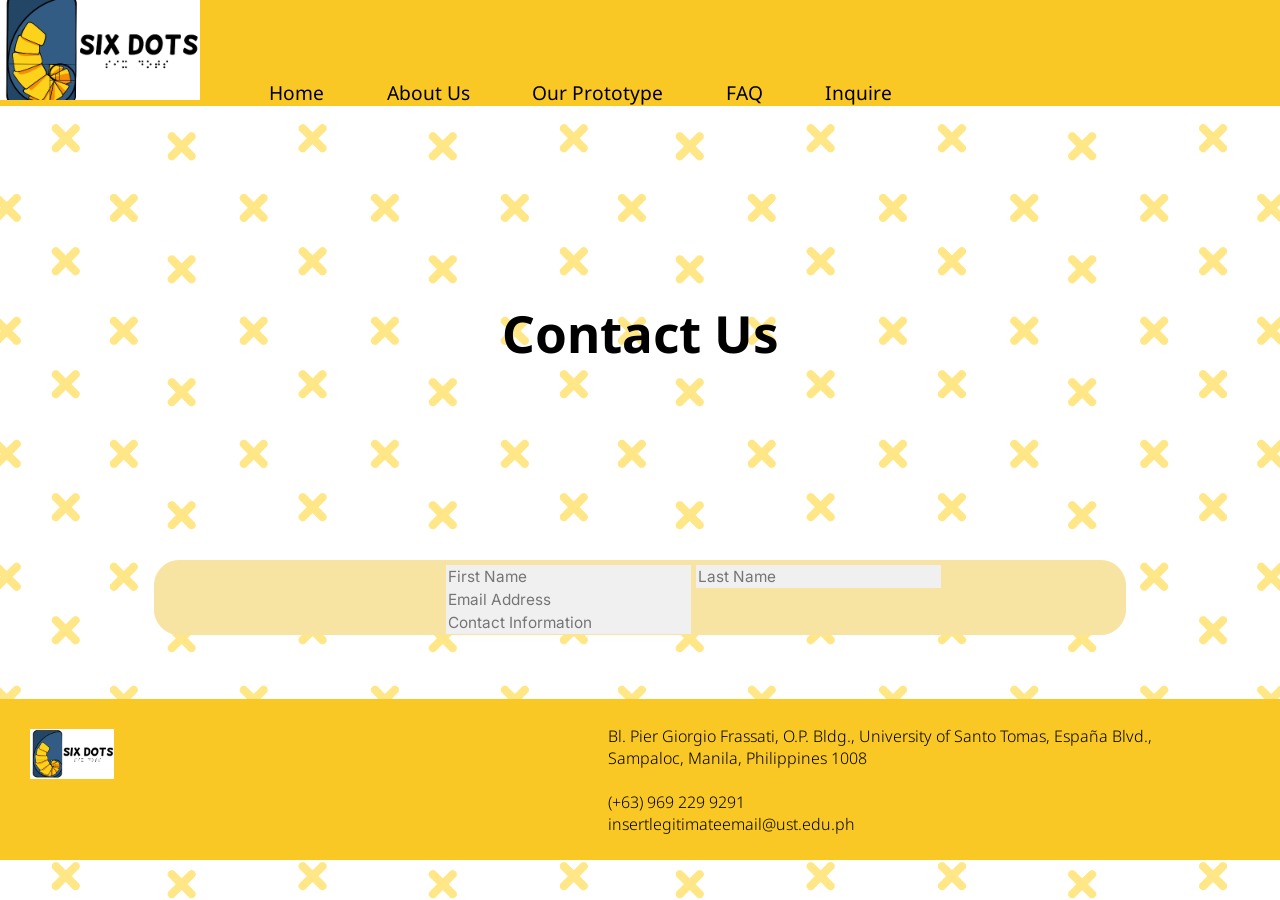
<file: contact.html>
<!--I am gladly accepting code suggestions to hone my web development skills.-->

<html lang="en">
<head>
    <meta charset="UTF-8">
    <meta name="viewport" content="width=device-width, initial-scale=1.0">
    <title>Six Dots | Inquiry</title>

    <link rel="stylesheet" type="text/css" href="styles.css">
    <link rel="preconnect" href="https://fonts.googleapis.com">
    <link rel="preconnect" href="https://fonts.gstatic.com" crossorigin>
    <link href="https://fonts.googleapis.com/css2?family=Inter:ital,opsz,wght@0,14..32,100..900;1,14..32,100..900&family=Noto+Sans:ital,wght@0,100..900;1,100..900&display=swap" rel="stylesheet">
    
    <style>
        #contactform {
            border: solid 1px #f8e4a2;
            border-radius: 25px;
            background-color: #f8e4a2;
            margin-left: 12vw;
            margin-right: 12vw;
            margin-bottom: 5vw;
        }

        .cf_input {
            font-family: "Inter";
            font-size: 1.2vw;
            background-color: #f0f0f0;
            border-color: transparent;
            position: relative;
            left: 30%;
        }
    </style>
</head>
<body>
    <div id="header">
        <img src="logo.png" alt="" width="200" height="100" style="object-fit: cover;">
        <a href="index.html" class="headerlinks" style="padding-left: 5%">Home</a>
        <a href="ourinfo.html" class="headerlinks">About Us</a>
        <a href="prototype.html" class="headerlinks">Our Prototype</a>
        <a href="faq.html" class="headerlinks">FAQ</a>
        <a href="https://form.jotform.com/261254487578066" style="padding-left: 3em;" class="headerlinks">Inquire</a>
    </div>

    <section id="pageheader">
        <h1 style="text-align: center; font-size: 4vw;">Contact Us</h1>
        <h3 style="text-align: center; font-weight: 400;"></h3>
    </section>

    <section id="contactform">
        <input type="text" placeholder="First Name" class="cf_input">
        <input type="text" placeholder="Last Name" class="cf_input"><br>
        <input type="text" placeholder="Email Address" class="cf_input"><br>
        <input type="text" placeholder="Contact Information" class="cf_input">
    </section>
</body>

    <footer>
        <div>
            <img src="logo.png" alt="" style="width: 30%; height: auto; padding: 30px;">
        </div>
        <div style="padding-bottom: 2vw; padding-top: 2vw;">
            <span style="font-weight: 300; color: #000;">Bl. Pier Giorgio Frassati, O.P. Bldg., University of Santo Tomas, Espa&ntilde;a Blvd.,<br /> Sampaloc, Manila, Philippines 1008<br /><br />&#40;&#43;63&#41; 969 229 9291<br />insertlegitimateemail@ust.edu.ph</span>
        </div>
    </footer>

</html>
</file>
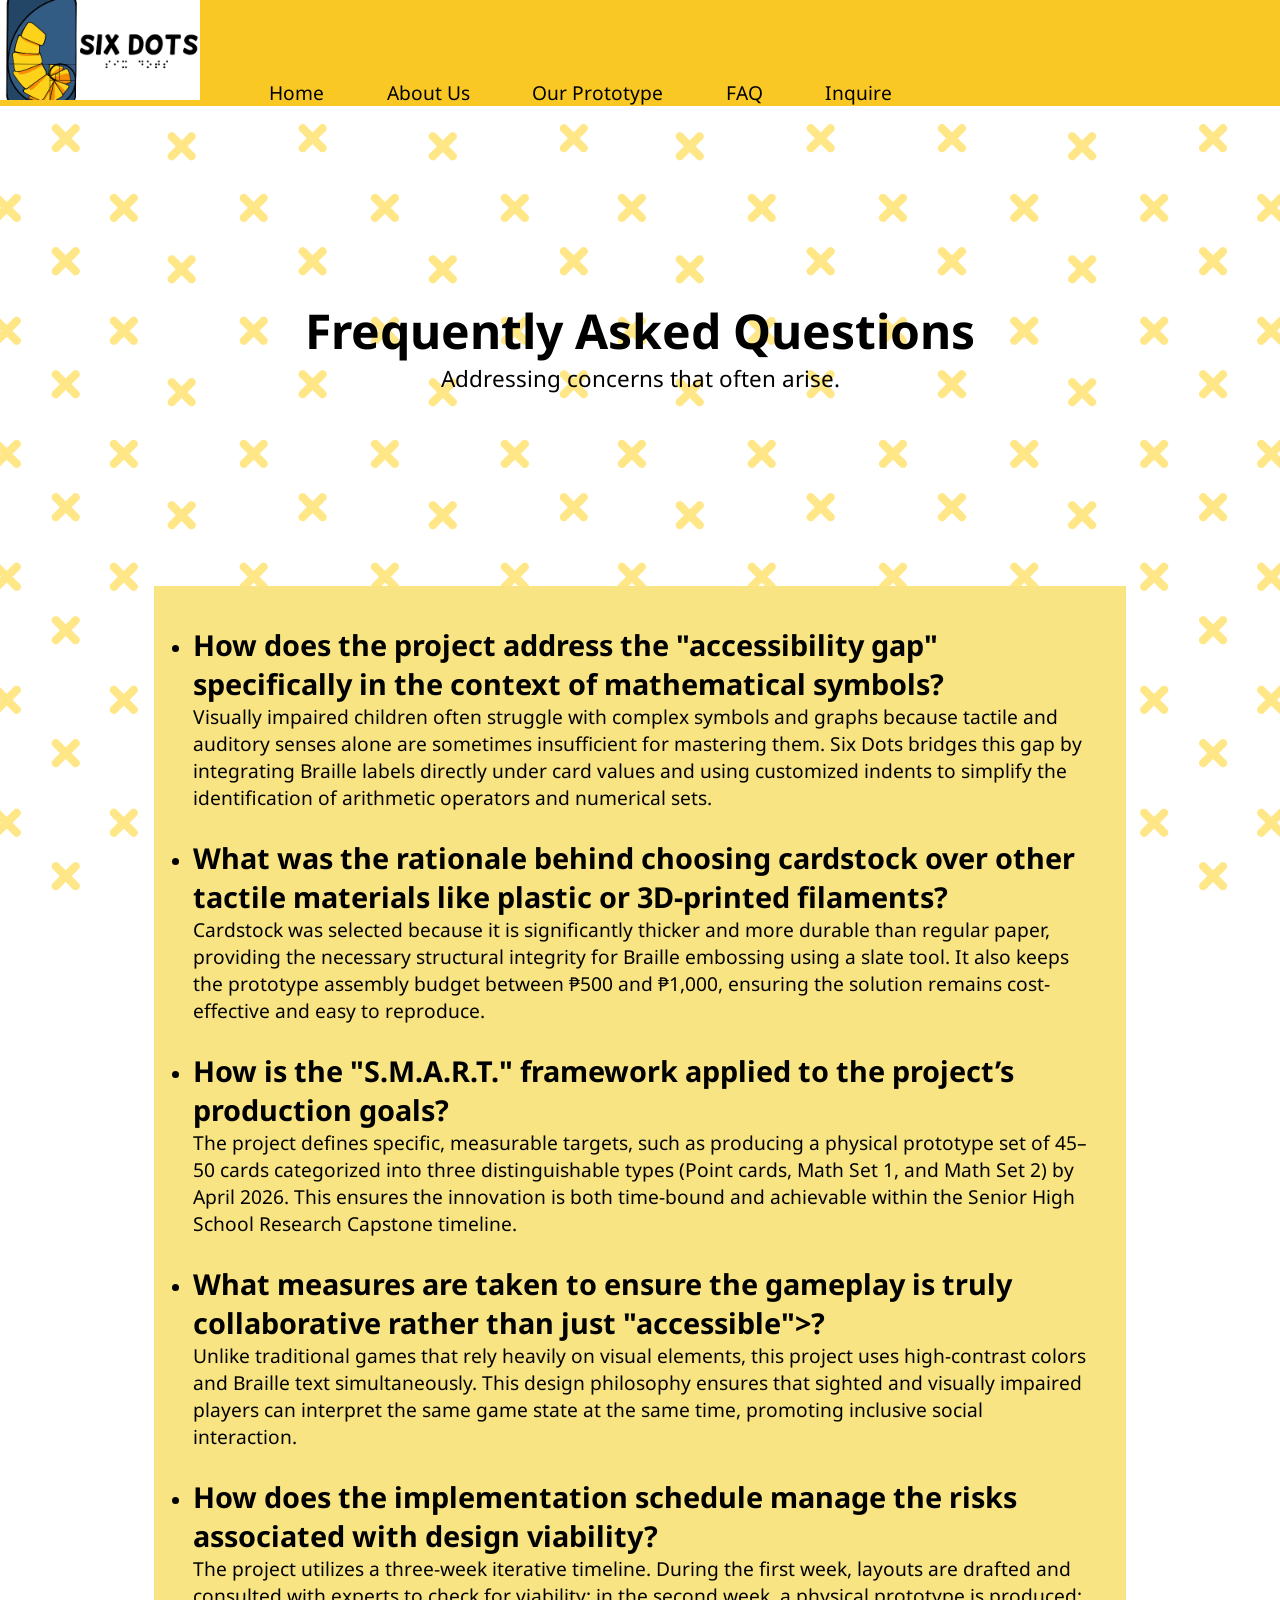
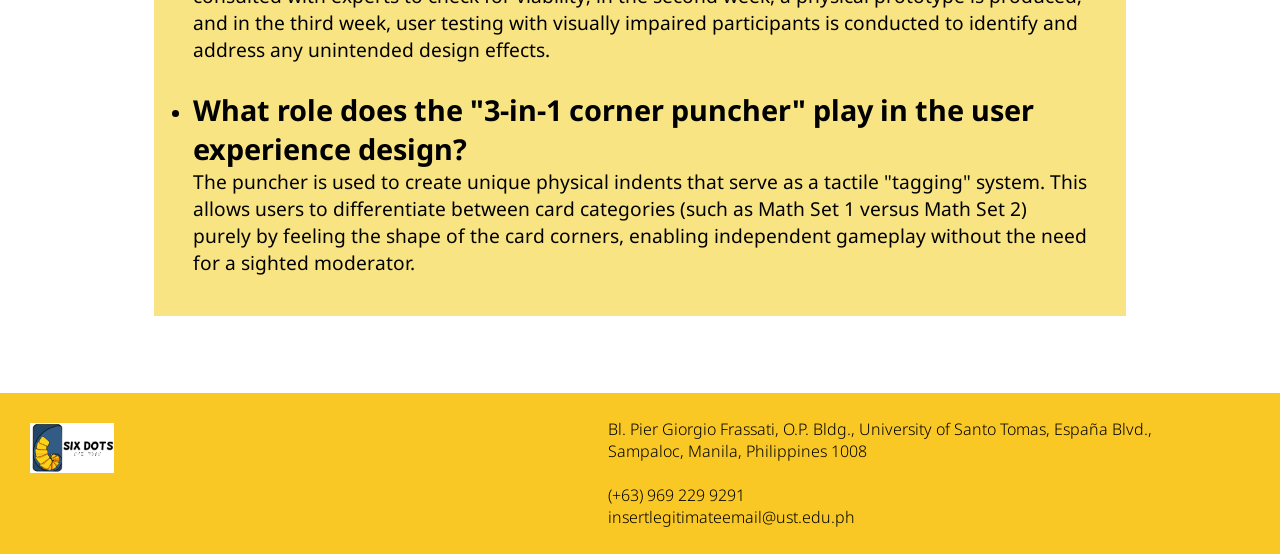
<file: faq.html>
<html lang="en">
<head>
    <meta charset="UTF-8">
    <meta name="viewport" content="width=device-width, initial-scale=1.0">
    <title>Six Dots | Frequently Asked Questions</title>

    <link rel="stylesheet" type="text/css" href="styles.css">
    <link rel="preconnect" href="https://fonts.googleapis.com">
    <link rel="preconnect" href="https://fonts.gstatic.com" crossorigin>
    <link href="https://fonts.googleapis.com/css2?family=Inter:ital,opsz,wght@0,14..32,100..900;1,14..32,100..900&family=Noto+Sans:ital,wght@0,100..900;1,100..900&display=swap" rel="stylesheet">
    
    <style>
        #faqlist {
            margin-left: 12vw;
            margin-right: 12vw;
            margin-bottom: 6vw;
            padding: 3vw;
            border: solid 1px #f8e482;
            background-color: #f8e482;
        }

        #questions {
            padding: 1%;
        }
    </style>
</head>
<body>
    <div id="header">
        <img src="logo.png" alt="" width="200" height="100" style="object-fit: cover;">
        <a href="index.html" class="headerlinks" style="padding-left: 5%">Home</a>
        <a href="ourinfo.html" class="headerlinks">About Us</a>
        <a href="prototype.html" class="headerlinks">Our Prototype</a>
        <a href="faq.html" class="headerlinks">FAQ</a>
        <a href="https://form.jotform.com/261254487578066" style="padding-left: 3em;" class="headerlinks">Inquire</a>
    </div>

    <section id="pageheader">
        <h1 style="text-align: center; font-size: 48px;">Frequently Asked Questions</h1>
        <h3 style="text-align: center; font-weight: 400;">Addressing concerns that often arise.</h3>
    </section>

    <section id="faqlist">
        <ul>
            <li>
                <h2>How does the project address the "accessibility gap" specifically in the context of mathematical symbols&#63;</h2>
                <p>Visually impaired children often struggle with complex symbols and graphs because tactile and auditory senses alone are sometimes insufficient for mastering them. Six Dots bridges this gap by integrating Braille labels directly under card values and using customized indents to simplify the identification of arithmetic operators and numerical sets.</p>
            </li>

            <br>
            
            <li>
                <h2>What was the rationale behind choosing cardstock over other tactile materials like plastic or 3D-printed filaments&#63;</h2>
                <p>Cardstock was selected because it is significantly thicker and more durable than regular paper, providing the necessary structural integrity for Braille embossing using a slate tool. It also keeps the prototype assembly budget between ₱500 and ₱1,000, ensuring the solution remains cost-effective and easy to reproduce.</p>
            </li>

            <br>

            <li>
                <h2>How is the "S.M.A.R.T." framework applied to the project’s production goals&#63;</h2>
                <p>The project defines specific, measurable targets, such as producing a physical prototype set of 45–50 cards categorized into three distinguishable types (Point cards, Math Set 1, and Math Set 2) by April 2026. This ensures the innovation is both time-bound and achievable within the Senior High School Research Capstone timeline.</p>
            </li>

            <br>

            <li>
                <h2>What measures are taken to ensure the gameplay is truly collaborative rather than just "accessible">&#63;</h2>
                <p>Unlike traditional games that rely heavily on visual elements, this project uses high-contrast colors and Braille text simultaneously. This design philosophy ensures that sighted and visually impaired players can interpret the same game state at the same time, promoting inclusive social interaction.</p>
            </li>

            <br>

            <li>
                <h2>How does the implementation schedule manage the risks associated with design viability&#63;</h2>
                <p>The project utilizes a three-week iterative timeline. During the first week, layouts are drafted and consulted with experts to check for viability; in the second week, a physical prototype is produced; and in the third week, user testing with visually impaired participants is conducted to identify and address any unintended design effects.</p>
            </li>

            <br>

            <li>
                <h2>What role does the "3-in-1 corner puncher" play in the user experience design&#63;</h2>
                <p>The puncher is used to create unique physical indents that serve as a tactile "tagging" system. This allows users to differentiate between card categories (such as Math Set 1 versus Math Set 2) purely by feeling the shape of the card corners, enabling independent gameplay without the need for a sighted moderator.</p>
            </li>
        </ul>
    </section>
</body>

    <footer>
        <div>
            <img src="logo.png" alt="" style="width: 30%; height: auto; padding: 30px;">
        </div>
        <div style="padding-bottom: 2vw; padding-top: 2vw;">
            <span style="font-weight: 300; color: #000;">Bl. Pier Giorgio Frassati, O.P. Bldg., University of Santo Tomas, Espa&ntilde;a Blvd.,<br /> Sampaloc, Manila, Philippines 1008<br /><br />&#40;&#43;63&#41; 969 229 9291<br />insertlegitimateemail@ust.edu.ph</span>
        </div>
    </footer>
</html>
</file>
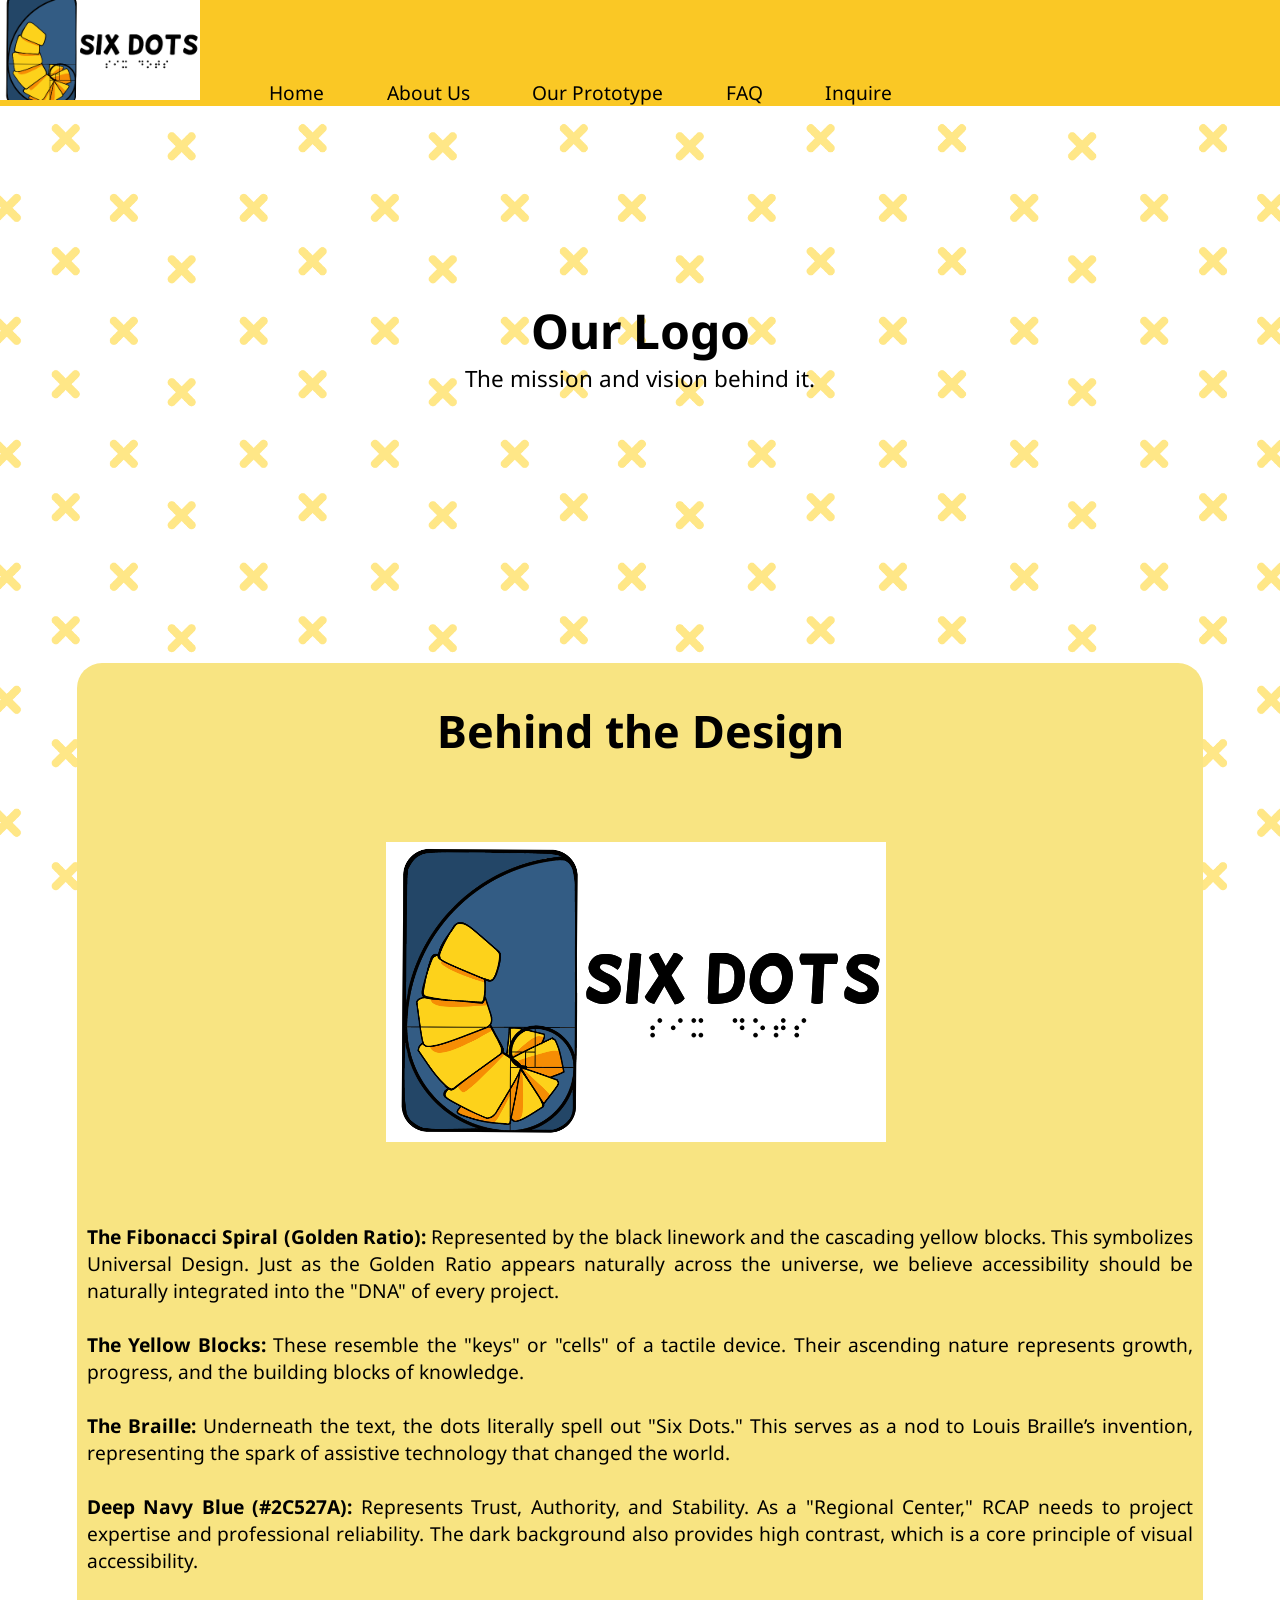
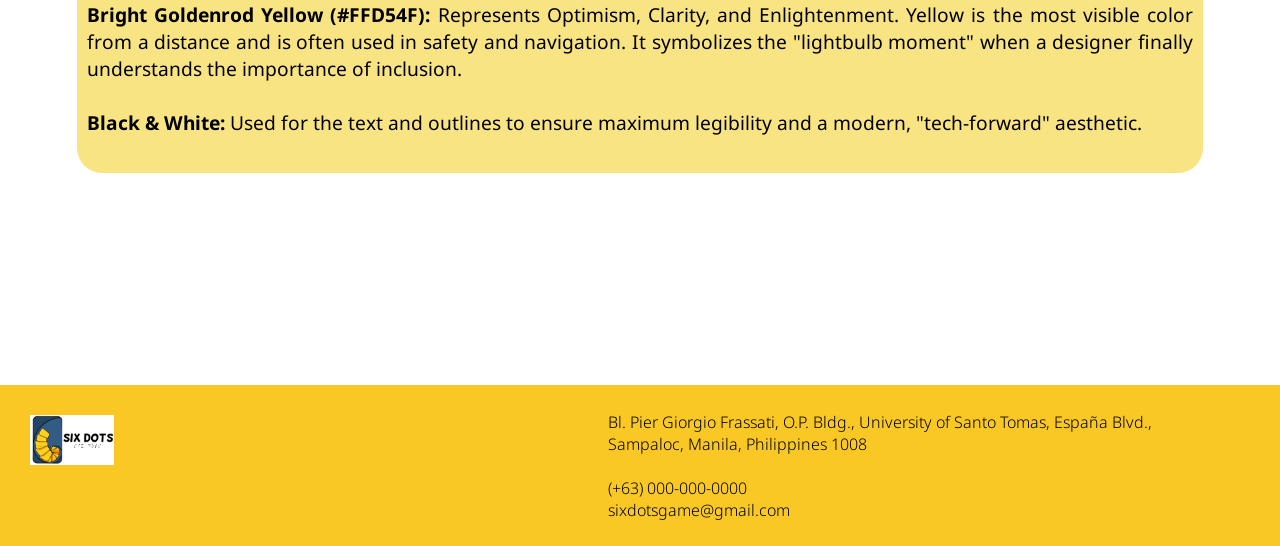
<file: lore.html>
<!--Need: mechanics, blueprints, current issues-->

<html lang="en">
<head>
    <meta charset="UTF-8">
    <meta name="viewport" content="width=device-width, initial-scale=1.0">
    <title>Six Dots | The Prototype</title>

    <link rel="stylesheet" type="text/css" href="styles.css">
    <link rel="preconnect" href="https://fonts.googleapis.com">
    <link rel="preconnect" href="https://fonts.gstatic.com" crossorigin>
    <link href="https://fonts.googleapis.com/css2?family=Inter:ital,opsz,wght@0,14..32,100..900;1,14..32,100..900&family=Noto+Sans:ital,wght@0,100..900;1,100..900&display=swap" rel="stylesheet">

    <style>
        .contentbox {
            border: solid 1px transparent;
            background-color: #f8e4a2;
            width: 100%;
        }

        .pagedivider {
            background-color: #ffe251;
            text-align: center;
            padding: 2vw;
        }

        #image_container {
            transform: scale(1);
            transition: 0.8s;
            border: solid 1px;
            border-color: #f0f0f0;
            border-radius: 5px;
            width: 50%;
            height: auto;
        }

        #image_container:hover {
            cursor: crosshair;
            overflow: hidden;
            transition: 0.4s;
            transform: scale(1.4);
        }

        #mechanics {
            margin: 6vw;
            padding: 0.8vw;
            background-color: #f8e482;
            text-align: justify;
            border-radius: 25px;
        }
    </style>
</head>
<body>
    <div id="header">
        <img src="logo.png" alt="" width="200" height="100" style="object-fit: cover;">
        <a href="index.html" class="headerlinks" style="padding-left: 5%">Home</a>
        <a href="ourinfo.html" class="headerlinks">About Us</a>
        <a href="prototype.html" class="headerlinks">Our Prototype</a>
        <a href="faq.html" class="headerlinks">FAQ</a>
        <a href="https://form.jotform.com/261254487578066" style="padding-left: 3em;" class="headerlinks">Inquire</a>
    </div>

    <section id="pageheader">
        <h1 style="text-align: center; font-size: 48px;">Our Logo</h1>
        <h3 style="text-align: center; font-weight: 400;">The mission and vision behind it.</h3>
    </section>

    <section id="mechanics"><br>
        <h1 style="text-align: center;">Behind the Design</h1><br><br><br>
        <img src="logo.png" style="object-fit: cover; margin-left: 27%;">
        <br><br><br><br>
        <p><b>The Fibonacci Spiral (Golden Ratio):</b> Represented by the black linework and the cascading yellow blocks. This symbolizes Universal Design. Just as the Golden Ratio appears naturally across the universe, we believe accessibility should be naturally integrated into the "DNA" of every project.</p><br>
        <p><b>The Yellow Blocks:</b> These resemble the "keys" or "cells" of a tactile device. Their ascending nature represents growth, progress, and the building blocks of knowledge.</p><br>
        <p><b>The Braille:</b> Underneath the text, the dots literally spell out "Six Dots." This serves as a nod to Louis Braille’s invention, representing the spark of assistive technology that changed the world.</p><br>
        <p><b>Deep Navy Blue (#2C527A):</b> Represents Trust, Authority, and Stability. As a "Regional Center," RCAP needs to project expertise and professional reliability. The dark background also provides high contrast, which is a core principle of visual accessibility.</p><br>
        <p><b>Bright Goldenrod Yellow (#FFD54F):</b> Represents Optimism, Clarity, and Enlightenment. Yellow is the most visible color from a distance and is often used in safety and navigation. It symbolizes the "lightbulb moment" when a designer finally understands the importance of inclusion.</p><br>
        <p><b>Black & White:</b> Used for the text and outlines to ensure maximum legibility and a modern, "tech-forward" aesthetic.</p>
        <br>
        <p></p>
    </section>

    <br><br><br><br><br>

    <footer>
        <div>
            <img src="logo.png" alt="" style="width: 30%; height: auto; padding: 30px;">
        </div>
        <div style="padding-bottom: 2vw; padding-top: 2vw;">
            <span style="font-weight: 300; color: #000;">Bl. Pier Giorgio Frassati, O.P. Bldg., University of Santo Tomas, Espa&ntilde;a Blvd.,<br /> Sampaloc, Manila, Philippines 1008<br /><br />&#40;&#43;63&#41; 000-000-0000<br />sixdotsgame@gmail.com</span>
        </div>
    </footer>
</html>
</file>
<file: styles.css>
.noto-sans-regular {
            font-family: "Noto Sans", sans-serif;
            font-optical-sizing: auto;
            font-weight: 600;
            font-style: normal;
            font-variation-settings: 
                "wdth" 100;
        }

      * {
            margin: 0;
            padding: 0;
            box-sizing: border-box;
        }

        
        @media screen and (max-width: 600px) {
                header, body {font-size: 6vw;}
                h1 {font-size: 10vw;}
                p {font-size: 6vw;}
                #missiv_ib {display: block;}
        }

        h1 {
            font-size: 3.5vw;
        }

        p {
            font-size: 1.5vw;
        }
        
        body {
            font-family: "Noto Sans";
            font-size: 1.5vw;
            overflow-x: hidden;
            background-color: transparent;
            user-select: none; /* sorry i cannot allow you to see the horrors of my layout */
            background-image: url("web_bg.png");
            background-attachment: fixed; /* This makes it "sticky" to the screen */
            background-size: cover;
            background-position: center;
        }

        #header {
            background-color: #fac825;
            align-content: center;
        }

        .headerlinks {
            text-decoration: none;
            color: #000;
            padding-left: 3em;
            transition: 0.2s;
        }

        .headerlinks:hover {
            color: #f0f0f0;
            transition: 0.3s;
        }

        #links {
            border: solid 0.5px;
            padding-top: 0.5em;
            padding-bottom: 0.5em;
            border-color: #3d5a80;
            background-color: #3d5a80;
            position: absolute;
            width: 100%;
            top: 0px;
            left: 0px;
        }

        #pageheader {
            z-index: 1;
            transition: 0.3s;
            background-color: transparent;
            padding: 15%;
        }

        .productinfo {
            font-size: 18px;
            font-weight: 400;
            transition: 0.3s;
            background-color: #f8e4a2;
            padding: 5em;
            display: flex;
            gap: 5vw;
        }

        .prodbenefits {
            font-size: 100%;
            font-weight: 400;
            transition: 0.3s;
            background-color: #f8e482;
            padding: 4em;
            display: flex;
            gap: 5vw;
        }

        footer {
            font-size: 16px;
            display: grid;
            width: 100%;
            grid-template-columns: auto auto auto;
            gap: 10%;
            background-color: #fac825;
        }

        /* index.html css */

        #homeimgs {transition: 0.5s;}
        #homeimgs:hover {transition: 0.5s; transform:scale(1.05);}

        #boxone, #boxtwo {
            transition: 1s;
            border: solid 10px;
            border-radius: 25px;
            border-color: #fab22c;
            background-color: #fab22c;
            width: 35%;
            text-align: justify;
            align-content: center;
            padding: 20px;
            box-shadow: -1px 3px 5px #ccc4c3;
        }

        #missiv {
            background-color: #f8e482;
            transition: 0.3s;
            text-align: center;
            padding: 2vw;
        }

        #missiv_content {
            display: grid;
            grid-template-columns: auto auto auto;
            gap: 2vw;
        }

        /* inner block */
        #missiv_ib {
            z-index: -1;
            border: 1px solid transparent;
            background-color: transparent;
            color: transparent;
            font-size: 20px;
            border-radius: 15px;
            border-width: 30%;
            padding: 0.5vw;
            height: auto;
            transition: 0.6s;
        }

        .missiv_content:hover {
            transition: 0.3s;
            z-index: 2;
            cursor: pointer;
        }

        .missiv_content:hover > #missiv_ib {
            border: 1px solid #dda948;
            background-color: #dda948;
            color: #fff;
            border-radius: 15px;
            border-width: 30%;
            height: auto;
            transition: 0.5s;
            transform: translateY(-2.4vw);
            height: 70%;
        }

        #missiv_v {
            border: solid 0.5px;
            border-radius: 15px;
            text-align: center;
            background-color: transparent;
            padding: 2vw;
        }

        .extras {
            transition: 0.3s;
            background-color: #fff;
            padding: 4em;
            display: flex;
            gap: 3vw;
            align-items: baseline;
        }

        #extraBox {
            transition: 0.3s;
            border: solid 10px;
            border-color: #98c1d9;
            background-color: #98c1d9;
            border-radius: 30px;
            width: 35em;
            text-indent: 10px;
        }

        #extraBox:hover {
            transition: 0.5s;
            transform: scale(1.05);
            cursor: pointer;
            background-color: #3d5a80;
            border-color: #3d5a80;
            color: #fab22c;
        }

        .extralinks {
            transition: 1s;
            text-decoration: none;
            padding: 1vw;
            color: #000;
            text-align: center;
            font-size: 32px;
        }
</file>
